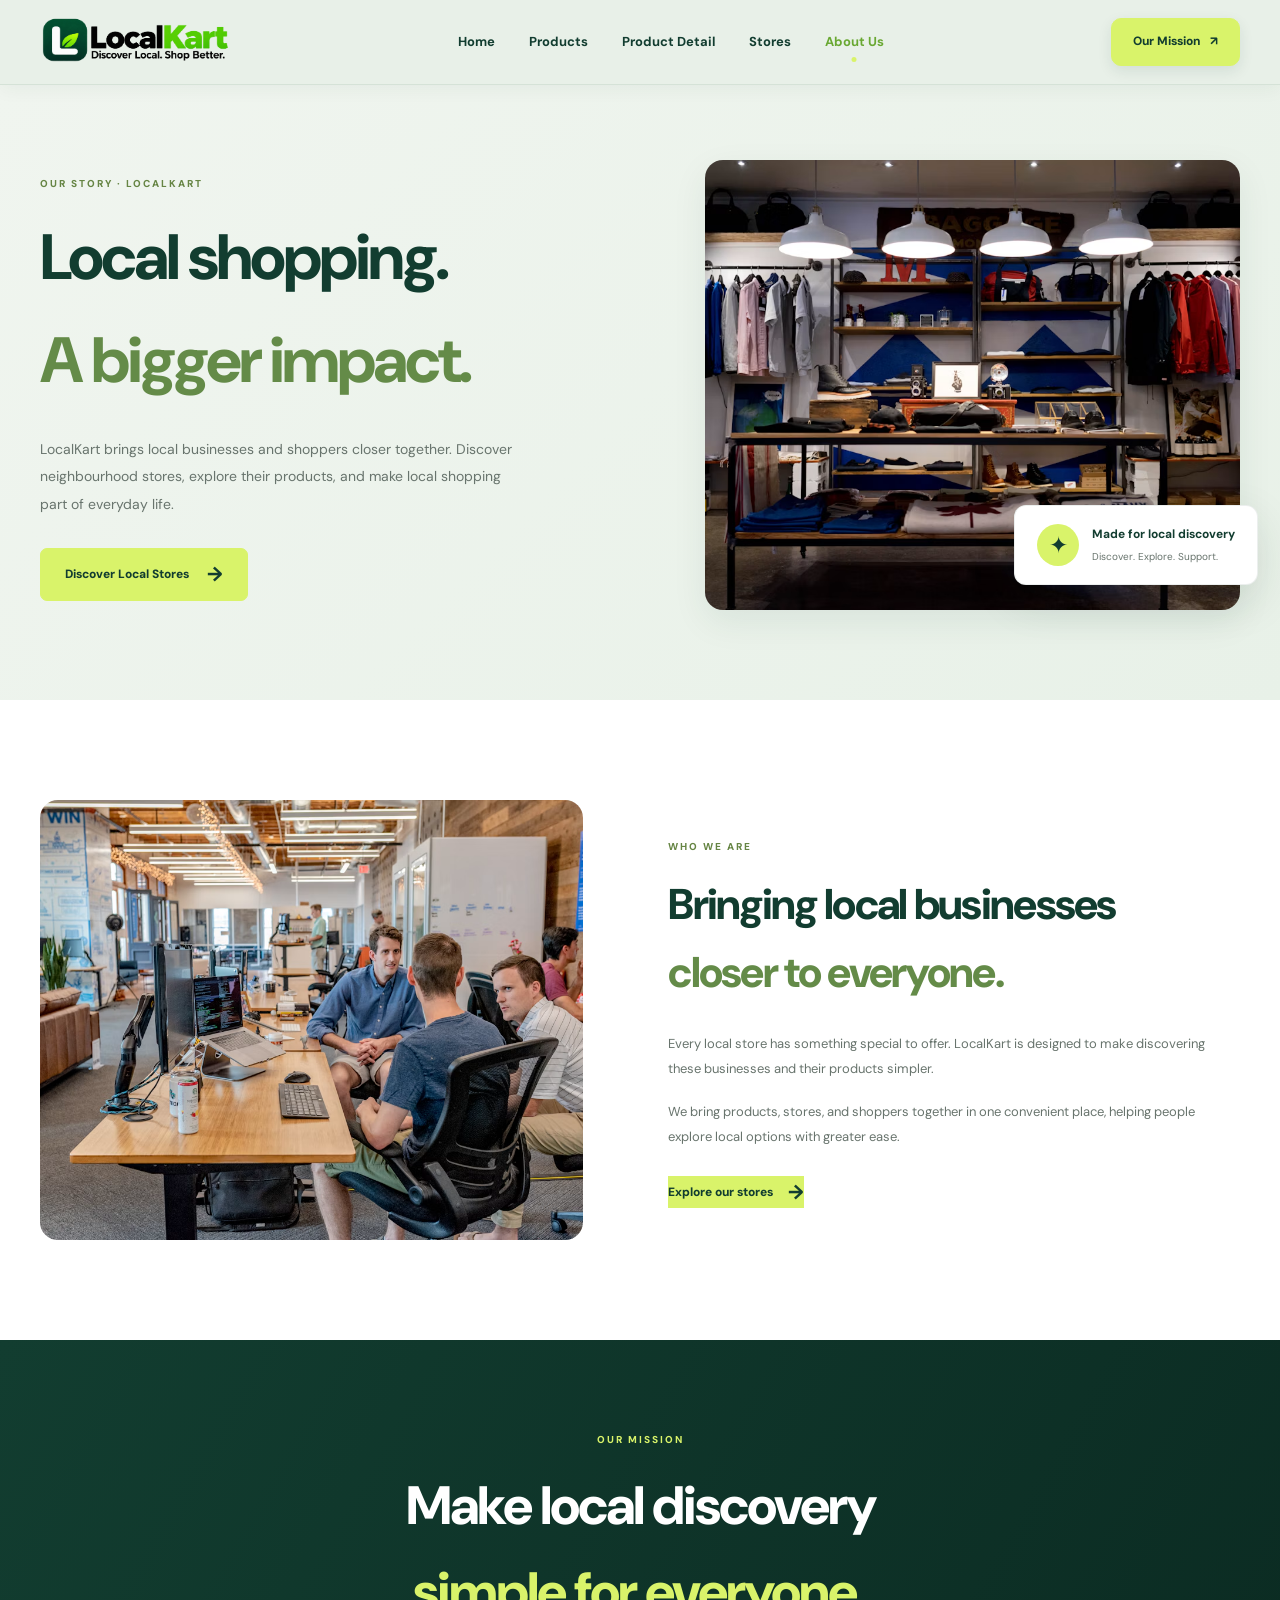
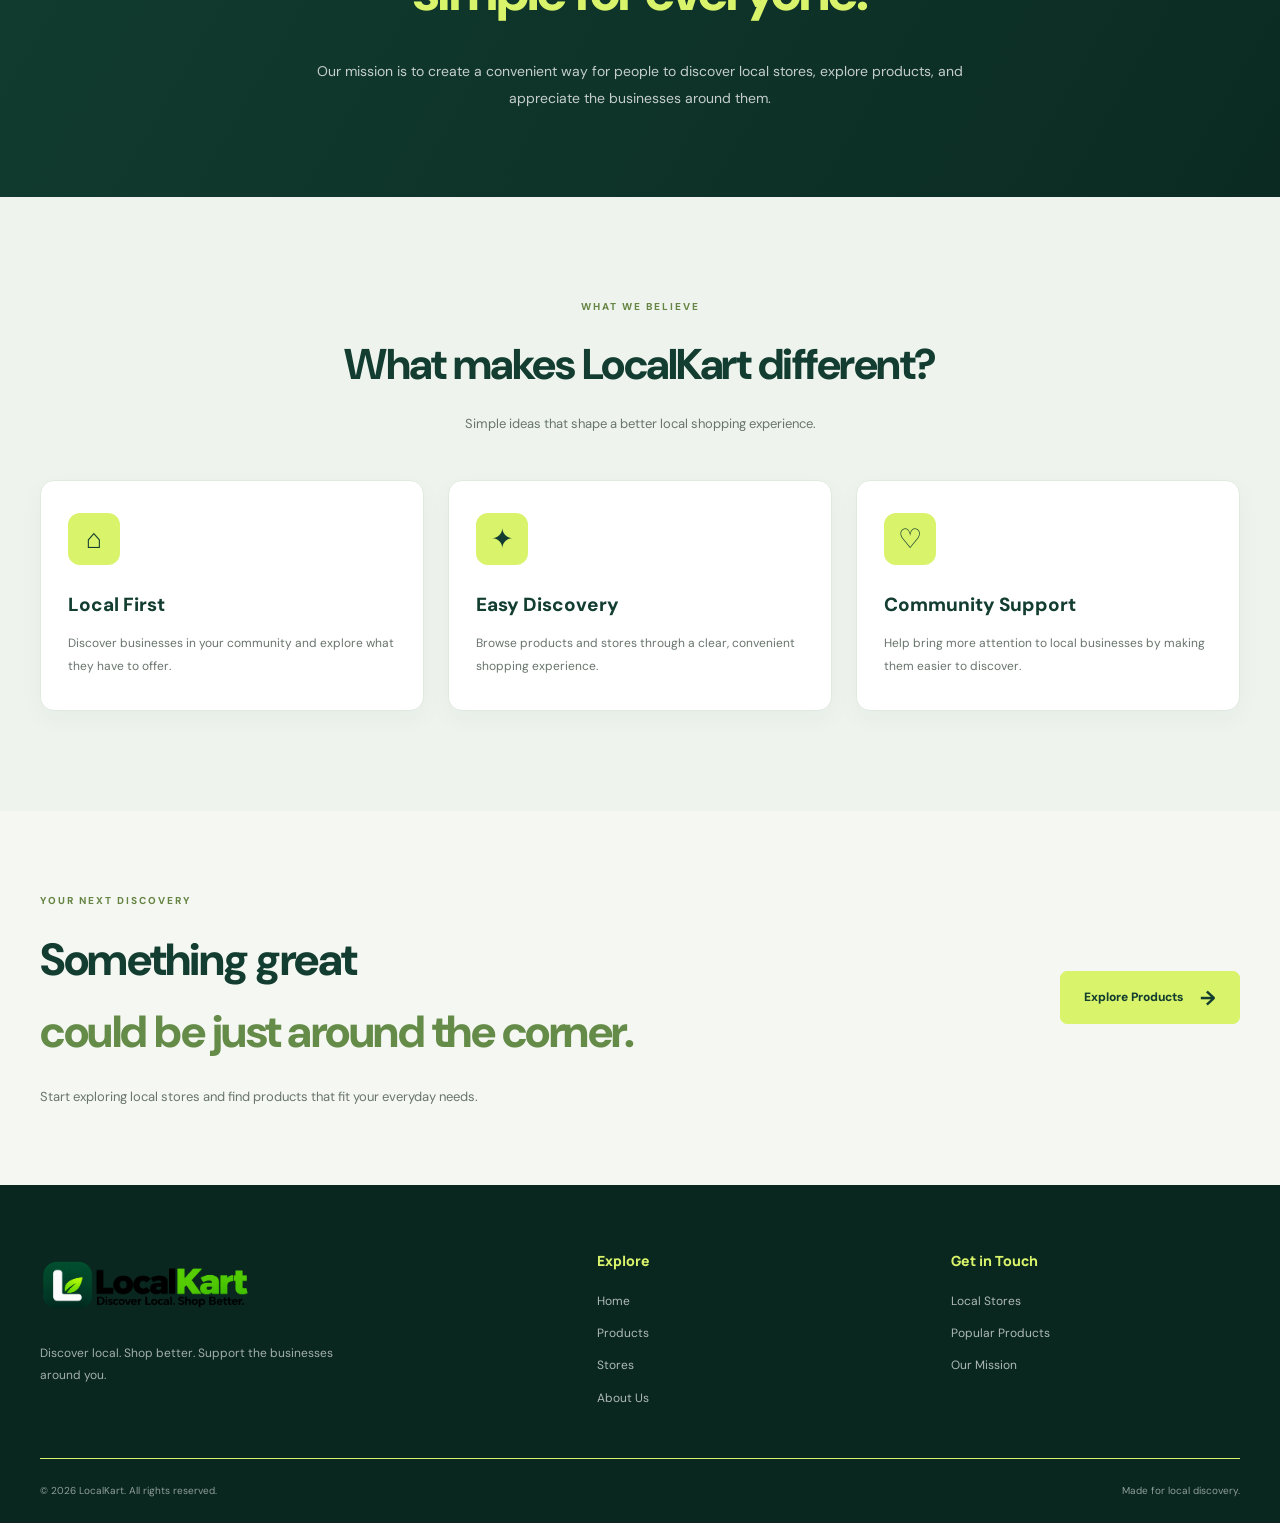
<file: about.html>
<!DOCTYPE html>
<html lang="en">

<head>
    <meta charset="UTF-8">
    <meta name="viewport" content="width=device-width, initial-scale=1.0">

    <meta name="theme-color" content="#e8f0e8">
    <meta name="description"
        content="Learn about LocalKart and our mission to help people discover local businesses.">

    <title>About Us | LocalKart</title>

    <link rel="stylesheet" href="./css/style.css">
    <link rel="stylesheet" href="./css/about.css">

    <link rel="preconnect" href="https://fonts.googleapis.com">
    <link rel="preconnect" href="https://fonts.gstatic.com" crossorigin>

    <link
        href="https://fonts.googleapis.com/css2?family=DM+Sans:wght@400;500;600;700&family=Manrope:wght@400;500;600;700;800&display=swap"
        rel="stylesheet">
</head>

<body class="about-page">

    <!-- HEADER -->
    <header class="site-header">

        <div class="container header-inner">

            <a href="./index.html" class="brand" aria-label="LocalKart Home">
                <img src="./image/logo.png" alt="LocalKart" class="logo-img">
            </a>

            <input type="checkbox" id="menu-toggle" class="menu-check">

            <label for="menu-toggle" class="menu-toggle" aria-label="Toggle navigation menu">
                <span></span>
                <span></span>
                <span></span>
            </label>

            <nav class="nav-links" id="main-navigation" aria-label="Main navigation">
                <a href="./index.html">Home</a>
                <a href="./products.html">Products</a>
                <a href="./product-details.html">Product Detail</a>
                <a href="./stores.html">Stores</a>
                <a href="./about.html" class="active">About Us</a>
            </nav>

            <a href="./about.html#mission" class="nav-cta">
                Our Mission <span aria-hidden="true">↗</span>
            </a>

        </div>

    </header>


    <!-- MAIN CONTENT -->
    <main>

        <!-- ABOUT HERO -->
        <section class="about-hero">

            <div class="container about-hero-grid">

                <div class="about-hero-content">

                    <span class="section-eyebrow">
                        OUR STORY · LOCALKART
                    </span>

                    <h1>
                        Local shopping.
                        <span>A bigger impact.</span>
                    </h1>

                    <p>
                        LocalKart brings local businesses and shoppers
                        closer together. Discover neighbourhood stores,
                        explore their products, and make local shopping
                        part of everyday life.
                    </p>

                    <a href="./stores.html" class="about-primary-btn">
                        Discover Local Stores
                        <span>→</span>
                    </a>

                </div>

                <div class="about-hero-visual">

                    <img
                        src="./image/about.png"
                        alt="A welcoming modern retail store"
                        class="about-hero-image">

                    <div class="about-image-label">

                        <span class="about-label-icon">✦</span>

                        <div>
                            <strong>Made for local discovery</strong>
                            <small>Discover. Explore. Support.</small>
                        </div>

                    </div>

                </div>

            </div>

        </section>


        <!-- OUR STORY -->
        <section class="about-story">

            <div class="container about-story-grid">

                <div class="about-story-visual">

                    <img
                        src="./image/about2.png"
                        alt="People working together on a business"
                        loading="lazy">

                </div>

                <div class="about-story-content">

                    <span class="section-eyebrow">WHO WE ARE</span>

                    <h2>
                        Bringing local businesses
                        <span>closer to everyone.</span>
                    </h2>

                    <p>
                        Every local store has something special to offer.
                        LocalKart is designed to make discovering these
                        businesses and their products simpler.
                    </p>

                    <p>
                        We bring products, stores, and shoppers together
                        in one convenient place, helping people explore
                        local options with greater ease.
                    </p>

                    <a href="./stores.html" class="about-text-link">
                        Explore our stores <span>→</span>
                    </a>

                </div>

            </div>

        </section>


        <!-- OUR MISSION -->
        <section class="about-mission" id="mission">

            <div class="container about-mission-inner">

                <span class="section-eyebrow">OUR MISSION</span>

                <h2>
                    Make local discovery
                    <span>simple for everyone.</span>
                </h2>

                <p>
                    Our mission is to create a convenient way for people
                    to discover local stores, explore products, and
                    appreciate the businesses around them.
                </p>

            </div>

        </section>


        <!-- OUR VALUES -->
        <section class="about-values">

            <div class="container">

                <div class="about-section-heading">

                    <span class="section-eyebrow">WHAT WE BELIEVE</span>

                    <h2>What makes LocalKart different?</h2>

                    <p>
                        Simple ideas that shape a better local shopping
                        experience.
                    </p>

                </div>

                <div class="about-values-grid">

                    <article class="about-value-card">

                        <span class="value-icon">⌂</span>

                        <h3>Local First</h3>

                        <p>
                            Discover businesses in your community and
                            explore what they have to offer.
                        </p>

                    </article>

                    <article class="about-value-card">

                        <span class="value-icon">✦</span>

                        <h3>Easy Discovery</h3>

                        <p>
                            Browse products and stores through a clear,
                            convenient shopping experience.
                        </p>

                    </article>

                    <article class="about-value-card">

                        <span class="value-icon">♡</span>

                        <h3>Community Support</h3>

                        <p>
                            Help bring more attention to local businesses
                            by making them easier to discover.
                        </p>

                    </article>

                </div>

            </div>

        </section>


        <!-- EXPLORE CTA -->
        <section class="about-cta">

            <div class="container about-cta-inner">

                <div>

                    <span class="section-eyebrow">YOUR NEXT DISCOVERY</span>

                    <h2>
                        Something great
                        <span>could be just around the corner.</span>
                    </h2>

                    <p>
                        Start exploring local stores and find products
                        that fit your everyday needs.
                    </p>

                </div>

                <a href="./products.html" class="about-cta-button">
                    Explore Products <span>→</span>
                </a>

            </div>

        </section>

    </main>


    <!-- FOOTER -->
    <footer class="site-footer">

        <div class="container">

            <div class="footer-main">

                <div class="footer-brand">

                    <a href="./index.html" class="brand" aria-label="LocalKart Home">

                        <img
                            src="./image/logo.png"
                            alt="LocalKart"
                            class="footer-logo">

                    </a>

                    <p>
                        Discover local. Shop better.
                        Support the businesses around you.
                    </p>

                </div>


                <div class="footer-links">

                    <h3>Explore</h3>

                    <a href="./index.html">Home</a>
                    <a href="./products.html">Products</a>
                    <a href="./stores.html">Stores</a>
                    <a href="./about.html">About Us</a>

                </div>


                <div class="footer-links">

                    <h3>Get in Touch</h3>

                    <a href="./stores.html">Local Stores</a>
                    <a href="./products.html">Popular Products</a>
                    <a href="./about.html#mission">Our Mission</a>

                </div>

            </div>


            <div class="footer-bottom">

                <p>© 2026 LocalKart. All rights reserved.</p>

                <p>Made for local discovery.</p>

            </div>

        </div>

    </footer>

</body>
</html>
</file>
<file: css/style.css>
/* =========================================
   LOCALKART — HOME PAGE STYLESHEET
   Clean, Professional & Responsive
========================================= */

/* 1. DESIGN SYSTEM */
:root {
  --primary: #123d30;
  --primary-dark: #0b2b22;
  --primary-light: #eaf2ed;
  --accent: #d9f36a;

  --text: #17231e;
  --text-light: #68746d;
  --white: #ffffff;
  --background: #f8faf7;
  --border: #e6ebe6;

  --font-body: "DM Sans", sans-serif;
  --font-heading: "Manrope", sans-serif;

  --container: 1200px;
  --radius: 18px;
  --shadow: 0 12px 35px rgba(18, 61, 48, 0.08);
}

/* 2. RESET & GLOBAL */
* {
  margin: 0;
  padding: 0;
  box-sizing: border-box;
}

html {
  scroll-behavior: smooth;
}

body {
  font-family: var(--font-body);
  color: var(--text);
  background: #f5f7f2;
  line-height: 1.6;
  overflow-x: hidden;
}

img {
  display: block;
  max-width: 100%;
}

a {
  color: inherit;
  text-decoration: none;
}

button,
input {
  font: inherit;
}

button,
a {
  -webkit-tap-highlight-color: transparent;
}

.container {
  width: min(var(--container), calc(100% - 48px));
  margin-inline: auto;
}

.section-padding {
  padding: 95px 0;
}

.visually-hidden {
  position: absolute;
  width: 1px;
  height: 1px;
  padding: 0;
  margin: -1px;
  overflow: hidden;
  clip: rect(0, 0, 0, 0);
  white-space: nowrap;
  border: 0;
}

/* 3. BUTTONS & COMMON ELEMENTS */
.button {
  display: inline-flex;
  align-items: center;
  justify-content: center;
  gap: 9px;
  border: none;
  border-radius: 9px;
  background: var(--primary);
  color: var(--white);
  font-weight: 700;
  padding: 13px 22px;
  cursor: pointer;
  transition: 0.25s ease;
}

.button:hover {
  background: var(--primary-dark);
  transform: translateY(-2px);
}

.eyebrow {
  display: inline-flex;
  align-items: center;
  gap: 8px;
  color: var(--primary);
  font-size: 11px;
  font-weight: 800;
  letter-spacing: 1.5px;
  line-height: 1.5;
}

.section-heading {
  display: flex;
  align-items: flex-end;
  justify-content: space-between;
  gap: 25px;
  margin-bottom: 35px;
}

.section-heading h2 {
  margin-top: 10px;
  font-family: var(--font-heading);
  font-size: clamp(27px, 3vw, 38px);
  font-weight: 800;
  letter-spacing: -1.3px;
  line-height: 1.2;
}

.section-heading p {
  margin-top: 9px;
  color: var(--text-light);
  font-size: 14px;
}

.text-link {
  display: inline-flex;
  align-items: center;
  gap: 8px;
  flex-shrink: 0;
  color: var(--primary);
  font-size: 13px;
  font-weight: 700;
  transition: 0.2s ease;
}

.text-link:hover {
  gap: 13px;
  color: #39775e;
}

/* 4. HEADER */
.site-header {
  position: sticky;
  top: 0;
  z-index: 1000;
  width: 100%;
  background: rgba(232, 240, 232, 0.96);
  border-bottom: 1px solid #d5e2d7;
  box-shadow: 0 4px 18px rgba(18, 61, 48, 0.05);
  backdrop-filter: blur(14px);
}

.header-inner {
  min-height: 84px;
  display: flex;
  align-items: center;
  justify-content: space-between;
  gap: 25px;
}

.brand {
  display: flex;
  align-items: center;
  flex-shrink: 0;
}

.logo-img {
  width: 190px;
  height: 65px;
  object-fit: contain;
  object-position: left center;
}

.nav-links {
  display: flex;
  align-items: center;
  justify-content: center;
  gap: 34px;
}

.nav-links a {
  position: relative;
  color: #123d30;
  font-size: 13px;
  font-weight: 700;
  transition: 0.2s ease;
}

.nav-links a:hover,
.nav-links a.active {
  color: #69a832;
}

.nav-links a.active::after {
  position: absolute;
  content: "";
  width: 5px;
  height: 5px;
  left: 50%;
  bottom: -10px;
  border-radius: 50%;
  background: var(--accent);
  transform: translateX(-50%);
}

.nav-cta {
  display: inline-flex;
  align-items: center;
  justify-content: center;
  gap: 9px;
  padding: 13px 21px;
  border: 1px solid #d9f36a;
  border-radius: 10px;
  background: #d9f36a;
  color: #123d30;
  font-size: 12px;
  font-weight: 800;
  box-shadow: 0 5px 14px rgba(18, 61, 48, 0.10);
  transition: all 0.3s ease;
  flex-shrink: 0;
}

.nav-cta:hover {
  background: #123d30;
  color: #ffffff;
  border-color: #123d30;
  transform: translateY(-2px);
}

.nav-cta:hover span {
  color: #d9f36a;
}

/* HAMBURGER — DESKTOP HIDDEN */
.menu-check {
  display: none;
}

.menu-toggle {
  display: none;
}

/* 5. HERO SECTION */
.hero-section {
  position: relative;
  padding: 75px 0 90px;
  background: linear-gradient(
    135deg,
    #f0f5ef 0%,
    #e8f1e8 100%
  );
  overflow: hidden;
}

.hero-grid {
  display: grid;
  grid-template-columns: 1fr 0.92fr;
  align-items: center;
  gap: 65px;
}

.hero-content {
  max-width: 570px;
}

.hero-content .eyebrow {
  padding: 9px 13px;
  border-radius: 30px;
  background: #edf4e9;
}

.hero-content h1 {
  margin-top: 23px;
  font-family: var(--font-heading);
  font-size: clamp(45px, 5.5vw, 68px);
  font-weight: 800;
  letter-spacing: -3.5px;
  line-height: 1.12;
  color: #17231f;
}

.hero-content h1 span {
  color: #104536;
}

.hero-description {
  max-width: 490px;
  margin-top: 22px;
  color: #687a72;
  font-size: 15px;
  line-height: 1.85;
}

.hero-search {
  display: flex;
  align-items: center;
  gap: 12px;
  width: 100%;
  max-width: 510px;
  min-height: 65px;
  margin-top: 30px;
  padding: 7px 8px 7px 17px;
  background: var(--white);
  border: 1px solid #dce7dc;
  border-radius: 12px;
  box-shadow: 0 12px 35px rgba(18, 61, 48, 0.08);
}

.hero-search:focus-within {
  border-color: #91aa83;
  box-shadow: 0 0 0 4px rgba(145, 170, 131, 0.13);
}

.search-icon {
  color: var(--primary);
  font-size: 25px;
  line-height: 1;
}

.hero-search input {
  width: 100%;
  min-width: 0;
  border: none;
  outline: none;
  background: transparent;
  color: var(--text);
  font-size: 13px;
}

.hero-search input::placeholder {
  color: #929b95;
}

.search-button {
  min-width: 95px;
  padding: 12px 17px;
  font-size: 12px;
}

.hero-trust {
  display: flex;
  align-items: center;
  flex-wrap: wrap;
  gap: 9px;
  margin-top: 22px;
  color: #66736b;
  font-size: 12px;
  font-weight: 600;
}

.hero-trust > span:first-child {
  display: inline-grid;
  place-items: center;
  width: 19px;
  height: 19px;
  border-radius: 50%;
  background: var(--accent);
  color: var(--primary);
  font-size: 11px;
}

.trust-divider {
  color: #b4bdb5;
}

.hero-visual {
  position: relative;
  min-width: 0;
}

.hero-image {
  width: 100%;
  height: 460px;
  object-fit: cover;
  border-radius: 190px 190px 18px 18px;
  box-shadow: var(--shadow);
}

.hero-image-note {
  position: absolute;
  left: -35px;
  bottom: 35px;
  display: flex;
  align-items: center;
  gap: 13px;
  padding: 16px 20px;
  border: 1px solid rgba(230, 235, 230, 0.8);
  border-radius: 12px;
  background: var(--white);
  box-shadow: 0 12px 35px rgba(18, 61, 48, 0.12);
}

.note-icon {
  display: grid;
  place-items: center;
  width: 38px;
  height: 38px;
  border-radius: 10px;
  background: var(--accent);
  color: var(--primary);
  font-size: 19px;
}

.hero-image-note div {
  display: flex;
  flex-direction: column;
  gap: 2px;
}

.hero-image-note strong {
  color: var(--primary);
  font-size: 13px;
}

.hero-image-note div span {
  color: var(--text-light);
  font-size: 11px;
}

/* 6. CATEGORIES */
.categories-section {
  background: #ffffff;
}

.category-grid {
  display: grid;
  grid-template-columns: repeat(4, minmax(0, 1fr));
  gap: 18px;
}

.category-card {
  position: relative;
  min-height: 190px;
  padding: 24px 20px;
  border: 1px solid var(--border);
  border-radius: 15px;
  background: var(--white);
  box-shadow: 0 5px 18px rgba(18, 61, 48, 0.025);
  transition: 0.25s ease;
}

.category-card:hover {
  transform: translateY(-6px);
  border-color: #b9cfb9;
  box-shadow: 0 16px 35px rgba(18, 61, 48, 0.09);
}

.category-icon {
  display: grid;
  place-items: center;
  width: 48px;
  height: 48px;
  margin-bottom: 20px;
  border-radius: 13px;
  font-size: 23px;
}

.fashion-icon {
  background: #f7e9e6;
  color: #a75d4c;
}

.home-icon {
  background: #e8f0e7;
  color: #477455;
}

.accessories-icon {
  background: #f2eafa;
  color: #8962a5;
}

.daily-icon {
  background: #f8f1dc;
  color: #a17b2b;
}

.category-card h3 {
  font-family: var(--font-heading);
  font-size: 16px;
  font-weight: 800;
}

.category-card p {
  margin-top: 5px;
  padding-right: 12px;
  color: var(--text-light);
  font-size: 11px;
}

.category-arrow {
  position: absolute;
  top: 22px;
  right: 19px;
  color: #9aa69d;
  font-size: 17px;
  transition: 0.2s ease;
}

.category-card:hover .category-arrow {
  color: var(--primary);
  transform: translate(3px, -3px);
}

/* 7. FEATURED STORES */
.stores-section {
  background: #f5f7f2;
}

.featured-store-grid {
  display: grid;
  grid-template-columns: repeat(3, minmax(0, 1fr));
  gap: 23px;
}

.featured-store-card {
  min-width: 0;
  overflow: hidden;
  border: 1px solid var(--border);
  border-radius: 16px;
  background: var(--white);
  box-shadow: 0 5px 20px rgba(18, 61, 48, 0.035);
  transition: 0.25s ease;
}

.featured-store-card:hover {
  transform: translateY(-5px);
  box-shadow: 0 16px 35px rgba(18, 61, 48, 0.10);
}

.store-image-link {
  position: relative;
  display: block;
  height: 225px;
  overflow: hidden;
}

.store-image-link img {
  width: 100%;
  height: 100%;
  object-fit: cover;
  transition: transform 0.5s ease;
}

.featured-store-card:hover .store-image-link img {
  transform: scale(1.06);
}

.store-tag {
  position: absolute;
  left: 15px;
  bottom: 15px;
  padding: 7px 11px;
  border-radius: 5px;
  background: var(--accent);
  color: var(--primary-dark);
  font-size: 9px;
  font-weight: 800;
  letter-spacing: 1px;
}

.featured-store-info {
  display: flex;
  align-items: center;
  justify-content: space-between;
  gap: 12px;
  padding: 19px;
}

.featured-store-info h3 {
  font-family: var(--font-heading);
  font-size: 16px;
  font-weight: 800;
}

.featured-store-info p {
  margin-top: 5px;
  color: var(--text-light);
  font-size: 11px;
}

.round-arrow {
  display: grid;
  place-items: center;
  flex-shrink: 0;
  width: 39px;
  height: 39px;
  border: 1px solid var(--border);
  border-radius: 50%;
  color: var(--primary);
  font-size: 17px;
  transition: 0.25s ease;
}

.round-arrow:hover {
  background: var(--primary);
  color: var(--white);
  border-color: var(--primary);
}

/* 8. POPULAR PRODUCTS */
.products-section {
  background: #eef4ed;
}

.popular-product-grid {
  display: grid;
  grid-template-columns: repeat(4, minmax(0, 1fr));
  gap: 20px;
}

.product-card {
  min-width: 0;
  overflow: hidden;
  border: 1px solid var(--border);
  border-radius: 14px;
  background: var(--white);
  box-shadow: 0 5px 18px rgba(18, 61, 48, 0.035);
  transition: 0.25s ease;
}

.product-card:hover {
  transform: translateY(-5px);
  box-shadow: 0 16px 35px rgba(18, 61, 48, 0.10);
}

.product-image-link {
  position: relative;
  display: block;
  height: 225px;
  overflow: hidden;
  background: #f3f5f2;
}

.product-image-link img {
  width: 100%;
  height: 100%;
  object-fit: cover;
  transition: transform 0.5s ease;
}

.product-card:hover .product-image-link img {
  transform: scale(1.06);
}

.discount-badge {
  position: absolute;
  top: 13px;
  left: 13px;
  padding: 6px 9px;
  border-radius: 5px;
  background: var(--accent);
  color: var(--primary-dark);
  font-size: 9px;
  font-weight: 800;
}

.product-card-info {
  padding: 17px;
}

.product-category {
  color: #6c8c76;
  font-size: 9px;
  font-weight: 800;
  letter-spacing: 1px;
}

.product-card-info h3 {
  min-height: 44px;
  margin-top: 7px;
  font-family: var(--font-heading);
  font-size: 14px;
  font-weight: 800;
  line-height: 1.5;
}

.product-card-info h3 a:hover {
  color: #477455;
}

.product-store {
  margin-top: 5px;
  color: var(--text-light);
  font-size: 10px;
}

.product-price-row {
  display: flex;
  align-items: center;
  justify-content: space-between;
  gap: 8px;
  margin-top: 16px;
  padding-top: 13px;
  border-top: 1px solid var(--border);
}

.product-price {
  display: flex;
  align-items: center;
  flex-wrap: wrap;
  gap: 7px;
}

.product-price strong {
  color: var(--primary);
  font-size: 15px;
  font-weight: 800;
}

.product-price del {
  color: #9ca69e;
  font-size: 10px;
}

.product-view-link {
  flex-shrink: 0;
  color: var(--primary);
  font-size: 11px;
  font-weight: 800;
}

.product-view-link:hover {
  text-decoration: underline;
}

/* 9. LOCAL BUSINESS CTA */
.business-cta-section {
  padding-top: 45px;
  padding-bottom: 100px;
  background: #f5f7f2;
}

.business-cta {
  position: relative;
  display: flex;
  align-items: center;
  justify-content: space-between;
  min-height: 350px;
  padding: 55px 65px;
  overflow: hidden;
  border-radius: 22px;
  background: linear-gradient(120deg, #123d30 0%, #0b2b22 100%);
  color: var(--white);
  box-shadow: 0 18px 45px rgba(18, 61, 48, 0.12);
}

.business-cta-content {
  position: relative;
  z-index: 2;
  max-width: 590px;
}

.business-cta .eyebrow {
  color: var(--accent);
}

.business-cta h2 {
  margin-top: 15px;
  font-family: var(--font-heading);
  font-size: clamp(30px, 4vw, 43px);
  font-weight: 800;
  letter-spacing: -1.5px;
  line-height: 1.2;
}

.business-cta h2 span {
  color: var(--accent);
}

.business-cta-content p {
  max-width: 490px;
  margin-top: 15px;
  color: rgba(255, 255, 255, 0.75);
  font-size: 13px;
  line-height: 1.8;
}

.business-cta-button {
  display: none !important;
}

.business-cta-decoration {
  position: absolute;
  top: 0;
  right: 0;
  width: 42%;
  height: 100%;
  pointer-events: none;
}

.decoration-circle {
  position: absolute;
  display: block;
  border: 1px solid rgba(217, 243, 106, 0.22);
  border-radius: 50%;
}

.circle-one {
  width: 330px;
  height: 330px;
  top: 15px;
  right: 20px;
}

.circle-two {
  width: 230px;
  height: 230px;
  top: 65px;
  right: 70px;
  background: rgba(217, 243, 106, 0.06);
}

.decoration-star {
  position: absolute;
  top: 60px;
  right: 105px;
  color: var(--accent);
  font-size: 55px;
}

.decoration-label {
  position: absolute;
  right: 110px;
  bottom: 65px;
  color: var(--accent);
  font-family: var(--font-heading);
  font-size: 26px;
  font-weight: 800;
  line-height: 1.1;
  letter-spacing: 2px;
  transform: rotate(-8deg);
}

/* 10. FOOTER */
.site-footer {
  padding-top: 65px;
  background: #09271f;
  color: var(--white);
}

.footer-main {
  display: grid;
  grid-template-columns: 1.7fr 1fr 1fr;
  gap: 65px;
  padding-bottom: 50px;
}

.footer-brand {
  max-width: 370px;
}

.footer-logo {
  width: 210px;
  height: 75px;
  object-fit: contain;
  object-position: left center;
}

.footer-brand p {
  max-width: 330px;
  margin-top: 17px;
  color: rgba(255, 255, 255, 0.63);
  font-size: 12px;
  line-height: 1.9;
}

.footer-links {
  display: flex;
  flex-direction: column;
  align-items: flex-start;
  gap: 13px;
}

.footer-links h3 {
  margin-bottom: 7px;
  color: var(--accent);
  font-family: var(--font-heading);
  font-size: 14px;
  font-weight: 800;
}

.footer-links a {
  color: rgba(255, 255, 255, 0.68);
  font-size: 12px;
  transition: 0.2s ease;
}

.footer-links a:hover {
  color: var(--accent);
  transform: translateX(3px);
}

.footer-bottom {
  display: flex;
  align-items: center;
  justify-content: space-between;
  gap: 20px;
  min-height: 65px;
  border-top: 1px solid rgba(255, 255, 255, 0.13);
}

.footer-bottom p {
  color: rgba(255, 255, 255, 0.55);
  font-size: 10px;
}

/* =========================================
   RESPONSIVE DESIGN
========================================= */

/* TABLET */
@media (max-width: 1000px) {
  .header-inner {
    gap: 14px;
  }

  .logo-img {
    width: 155px;
  }

  .nav-links {
    gap: 16px;
  }

  .nav-links a {
    font-size: 12px;
  }

  .nav-cta {
    padding: 11px 14px;
  }

  .hero-grid {
    gap: 35px;
  }

  .hero-image {
    height: 390px;
  }

  .category-grid {
    grid-template-columns: repeat(2, minmax(0, 1fr));
  }

  .popular-product-grid {
    grid-template-columns: repeat(2, minmax(0, 1fr));
  }

  .product-image-link {
    height: 250px;
  }

  .footer-main {
    gap: 35px;
  }
}

/* =========================================
   MOBILE HEADER & NAVIGATION
   CSS ONLY — NO JAVASCRIPT
========================================= */

@media (max-width: 760px) {

  .section-padding {
    padding: 70px 0;
  }

  /* HEADER LAYOUT */

  .header-inner {
    position: relative;
    display: flex;
    flex-wrap: nowrap;
    align-items: center;
    justify-content: space-between;
    gap: 10px;
    min-height: 68px;
    padding-top: 5px;
    padding-bottom: 5px;
  }

  /* LOGO — LEFT */

  .brand {
    order: 1;
    display: flex;
    align-items: center;
    flex-shrink: 0;
    margin-right: auto;
  }

  .logo-img {
    width: 145px;
    height: 52px;
    object-fit: contain;
    object-position: left center;
  }

  /* HIDDEN CHECKBOX */

  .menu-check {
    display: block;
    position: absolute;
    width: 1px;
    height: 1px;
    opacity: 0;
    overflow: hidden;
    pointer-events: none;
  }

  /* HAMBURGER — RIGHT */

  .menu-toggle {
    order: 2;
    display: flex;
    flex-shrink: 0;
    flex-direction: column;
    align-items: center;
    justify-content: center;
    gap: 5px;

    width: 42px;
    height: 42px;

    margin-left: auto;
    margin-right: 2px;
    margin-top: 7px;

    padding: 9px;

    border: 1px solid #d5e2d7;
    border-radius: 9px;

    background: #ffffff;
    box-shadow: 0 4px 12px rgba(18, 61, 48, 0.08);

    cursor: pointer;
    z-index: 1002;
  }

  .menu-toggle span {
    display: block;
    width: 21px;
    height: 2.5px;
    border-radius: 5px;
    background: #123d30;
    transition: 0.3s ease;
  }

  .menu-toggle:hover {
    background: #edf3e8;
  }

  /* HAMBURGER TO CROSS */

  .menu-check:checked + .menu-toggle span:first-child {
    transform: translateY(7.5px) rotate(45deg);
  }

  .menu-check:checked + .menu-toggle span:nth-child(2) {
    opacity: 0;
  }

  .menu-check:checked + .menu-toggle span:last-child {
    transform: translateY(-7.5px) rotate(-45deg);
  }

  /* HIDE CONTACT BUTTON */

  .nav-cta {
    display: none;
  }

  /* NAVIGATION DROPDOWN */

  .nav-links {
    display: none;
    position: absolute;
    top: calc(100% + 5px);
    left: 0;
    right: 0;
    z-index: 1001;

    flex-direction: column;
    align-items: stretch;
    justify-content: flex-start;
    gap: 0;

    margin: 0;
    padding: 9px;

    border: 1px solid #dce7dc;
    border-radius: 12px;

    background: #ffffff;
    box-shadow: 0 12px 28px rgba(18, 61, 48, 0.12);
  }

  .menu-check:checked ~ .nav-links {
    display: flex;
  }

  .nav-links a {
    display: block;
    width: 100%;
    padding: 13px 12px;

    border-bottom: 1px solid #edf1ed;

    color: #123d30;
    font-size: 13px;
    font-weight: 700;
  }

  .nav-links a:last-child {
    border-bottom: none;
  }

  .nav-links a.active {
    color: #69a832;
  }

  .nav-links a.active::after {
    display: none;
  }

  .nav-links a:hover {
    padding-left: 17px;
    background: #edf3e8;
    color: #69a832;
  }

  .menu-check:focus-visible + .menu-toggle {
    outline: 2px solid #78914d;
    outline-offset: 3px;
  }

  /* HERO */

  .hero-section {
    padding: 55px 0 70px;
  }

  .hero-grid {
    grid-template-columns: 1fr;
    gap: 45px;
  }

  .hero-content {
    max-width: 100%;
  }

  .hero-content h1 {
    font-size: clamp(42px, 9vw, 58px);
    letter-spacing: -2px;
  }

  .hero-description {
    max-width: 550px;
  }

  .hero-visual {
    width: min(100%, 540px);
    margin-inline: auto;
  }

  .hero-image {
    height: 390px;
    border-radius: 150px 150px 18px 18px;
  }

  .hero-image-note {
    left: 12px;
  }

  /* FEATURED STORES */

  .featured-store-grid {
    grid-template-columns: repeat(2, minmax(0, 1fr));
  }

  .store-image-link {
    height: 190px;
  }

  /* BUSINESS CTA */

  .business-cta {
    padding: 45px 35px;
  }

  .business-cta-decoration {
    opacity: 0.45;
  }

  /* FOOTER */

  .footer-main {
    grid-template-columns: 1.4fr 1fr;
    gap: 35px;
  }

  .footer-brand {
    grid-column: 1 / -1;
  }
}

/* MOBILE — SMALL SCREENS */
@media (max-width: 520px) {

  .container {
    width: calc(100% - 32px);
  }

  .section-padding {
    padding: 58px 0;
  }

  .section-heading {
    align-items: flex-start;
    flex-direction: column;
    gap: 13px;
    margin-bottom: 25px;
  }

  .section-heading h2 {
    font-size: 27px;
  }

  .section-heading p {
    font-size: 12px;
  }

  .text-link {
    font-size: 12px;
  }

  /* HERO */

  .hero-section {
    padding: 45px 0 55px;
  }

  .hero-content h1 {
    margin-top: 18px;
    font-size: 43px;
    letter-spacing: -2px;
  }

  .hero-description {
    margin-top: 16px;
    font-size: 13px;
  }

  .hero-search {
    min-height: 58px;
    gap: 8px;
    padding-left: 12px;
  }

  .hero-search input {
    font-size: 11px;
  }

  .search-button {
    min-width: auto;
    padding: 11px 13px;
    font-size: 11px;
  }

  .hero-trust {
    font-size: 10px;
  }

  .hero-image {
    height: 310px;
    border-radius: 120px 120px 15px 15px;
  }

  .hero-image-note {
    bottom: 18px;
    gap: 9px;
    padding: 11px 13px;
  }

  .note-icon {
    width: 32px;
    height: 32px;
    font-size: 16px;
  }

  .hero-image-note strong {
    font-size: 11px;
  }

  .hero-image-note div span {
    font-size: 9px;
  }

  /* CATEGORIES */

  .category-grid {
    grid-template-columns: repeat(2, minmax(0, 1fr));
    gap: 12px;
  }

  .category-card {
    min-height: 160px;
    padding: 17px 13px;
  }

  .category-icon {
    width: 40px;
    height: 40px;
    margin-bottom: 14px;
    font-size: 19px;
  }

  .category-card h3 {
    font-size: 13px;
  }

  .category-card p {
    font-size: 10px;
  }

  .category-arrow {
    top: 15px;
    right: 13px;
    font-size: 14px;
  }

  /* FEATURED STORES */

  .featured-store-grid {
    grid-template-columns: 1fr;
    gap: 17px;
  }

  .store-image-link {
    height: 220px;
  }

  .featured-store-info {
    padding: 15px;
  }

  .featured-store-info h3 {
    font-size: 15px;
  }

  /* PRODUCTS */

  .popular-product-grid {
    grid-template-columns: repeat(2, minmax(0, 1fr));
    gap: 12px;
  }

  .product-image-link {
    height: 175px;
  }

  .product-card-info {
    padding: 12px;
  }

  .product-card-info h3 {
    min-height: 48px;
    font-size: 12px;
  }

  .product-price-row {
    align-items: flex-start;
    flex-direction: column;
    gap: 8px;
    margin-top: 12px;
  }

  .product-price strong {
    font-size: 13px;
  }

  .product-view-link {
    font-size: 10px;
  }

  .discount-badge {
    top: 9px;
    left: 9px;
    padding: 5px 7px;
    font-size: 8px;
  }

  /* BUSINESS CTA */

  .business-cta-section {
    padding-top: 25px;
    padding-bottom: 65px;
  }

  .business-cta {
    min-height: 330px;
    padding: 35px 23px;
    border-radius: 16px;
  }

  .business-cta h2 {
    font-size: 29px;
  }

  .business-cta-content p {
    font-size: 11px;
  }

  .business-cta-decoration {
    width: 100%;
    opacity: 0.22;
  }

  .circle-one {
    right: -120px;
  }

  .circle-two {
    right: -70px;
  }

  .decoration-star {
    right: 40px;
  }

  .decoration-label {
    right: 45px;
  }

  /* FOOTER */

  .site-footer {
    padding-top: 45px;
  }

  .footer-main {
    grid-template-columns: 1fr 1fr;
    gap: 30px 18px;
    padding-bottom: 35px;
  }

  .footer-brand {
    grid-column: 1 / -1;
  }

  .footer-logo {
    width: 185px;
    height: 65px;
  }

  .footer-brand p {
    font-size: 11px;
  }

  .footer-links h3 {
    font-size: 12px;
  }

  .footer-links a {
    font-size: 11px;
  }

  .footer-bottom {
    align-items: flex-start;
    flex-direction: column;
    justify-content: center;
    gap: 6px;
    padding: 15px 0;
  }

  .footer-bottom p {
    font-size: 9px;
  }
}

/* EXTRA SMALL MOBILE */
@media (max-width: 360px) {

  .container {
    width: calc(100% - 24px);
  }

  .logo-img {
    width: 125px;
  }

  .menu-toggle {
    width: 40px;
    height: 40px;
    margin-top: 7px;
  }

  .hero-content h1 {
    font-size: 36px;
  }

  .hero-image {
    height: 250px;
  }

  .category-card {
    padding: 14px 10px;
  }

  .product-image-link {
    height: 140px;
  }

  .product-card-info {
    padding: 9px;
  }

  .product-card-info h3 {
    font-size: 11px;
  }

  .footer-main {
    gap: 25px 12px;
  }
}

/* REDUCED MOTION */
@media (prefers-reduced-motion: reduce) {
  *,
  *::before,
  *::after {
    scroll-behavior: auto !important;
    transition-duration: 0.01ms !important;
    animation-duration: 0.01ms !important;
  }
}



/* =========================================
   LOCALKART — YELLOW & GREEN BUTTON UPDATES
========================================= */

/* SEARCH BUTTON */

.search-button {
    background: var(--accent);
    color: var(--primary);
    border: 1px solid var(--accent);
    transition: all 0.3s ease;
}

.search-button:hover {
    background: var(--primary);
    color: var(--white);
    border-color: var(--primary);
    transform: translateY(-2px);
}


/* VIEW ALL PRODUCTS & EXPLORE ALL STORES */

.text-link {
    display: inline-flex;
    align-items: center;
    justify-content: center;
    gap: 8px;

    padding: 10px 15px;

    border: 1px solid var(--accent);
    border-radius: 7px;

    background: var(--accent);
    color: var(--primary);

    font-size: 12px;
    font-weight: 800;

    transition: all 0.3s ease;
}

.text-link:hover {
    gap: 11px;

    background: var(--primary);
    color: var(--white);

    border-color: var(--primary);

    transform: translateY(-2px);
}


/* CATEGORY ICONS */

.category-icon {
    background: var(--accent);
    color: var(--primary);
}


/* REMOVE OLD CATEGORY ICON COLORS */

.fashion-icon,
.home-icon,
.accessories-icon,
.daily-icon {
    background: var(--accent);
    color: var(--primary);
}


/* CATEGORY ARROW */

.category-arrow {
    color: var(--primary);
}

.category-card:hover .category-arrow {
    color: var(--primary);
}


/* MOBILE BUTTON ADJUSTMENT */

@media (max-width: 520px) {

    .text-link {
        padding: 9px 12px;
        font-size: 11px;
    }

}
/* =========================================
   LOCALKART — YELLOW ARROW & VIEW DESIGN
========================================= */

/* VIEW ALL PRODUCTS / EXPLORE ALL STORES */

.text-link {
  display: inline-flex;
  align-items: center;
  justify-content: center;
  gap: 8px;
  padding: 9px 13px;
  border-radius: 7px;
  background: #d9f36a;
  color: #123d30;
  font-weight: 800;
  transition: all 0.25s ease;
}

.text-link:hover {
  background: #123d30;
  color: #d9f36a;
  gap: 11px;
}

/* CATEGORY ARROWS */

.category-arrow {
  display: grid;
  place-items: center;
  width: 29px;
  height: 29px;
  border-radius: 8px;
  background: #d9f36a;
  color: #123d30;
  transition: all 0.25s ease;
}

.category-card:hover .category-arrow {
  background: #123d30;
  color: #d9f36a;
}

/* STORE ROUND ARROWS */

.round-arrow {
  background: #d9f36a;
  border: 1px solid #d9f36a;
  color: #123d30;
  transition: all 0.25s ease;
}

.round-arrow:hover {
  background: #123d30;
  border-color: #123d30;
  color: #d9f36a;
}

/* PRODUCT VIEW LINK */

.product-view-link {
  display: inline-flex;
  align-items: center;
  justify-content: center;
  gap: 5px;
  padding: 7px 11px;
  border-radius: 6px;
  background: #d9f36a;
  color: #123d30;
  font-size: 11px;
  font-weight: 800;
  transition: all 0.25s ease;
}

.product-view-link:hover {
  background: #123d30;
  color: #d9f36a;
  text-decoration: none;
}







/* FOOTER BOTTOM LINE — YELLOW */

.footer-bottom {
  border-top: 1px solid var(--accent);
}







/* GREEN HOVER — WHITE TEXT */

.search-button:hover,
.text-link:hover,
.product-view-link:hover {
    color: #ffffff !important;
}

.product-view-link:hover span {
    color: #d9f36a !important;
}

.category-arrow:hover,
.round-arrow:hover {
    background: #123d30 !important;
    color: #ffffff !important;
}

.category-arrow:hover span,
.round-arrow:hover span {
    color: #ffffff !important;
}


/* CATEGORY CARD — HOVER ARROW WHITE */

.category-card:hover .category-arrow {
    background: #0b2b22 !important;
    color: #ffffff !important;
}

.category-card:hover .category-arrow span {
    color: #ffffff !important;
}





/* LOCALKART HERO IMAGE — SQUARE FIT FIX */

.hero-visual {
    width: 100%;
    max-width: 650px;
    margin-inline: auto;
    overflow: hidden;
}

.hero-image {
    display: block;
    width: 100%;
    aspect-ratio: 1 / 1;
    height: auto;
    object-fit: contain;
    object-position: center;
    border-radius: 18px;
    box-shadow: var(--shadow);
}

/* TABLET */
@media (max-width: 1000px) {
    .hero-image {
        height: auto;
    }
}

/* MOBILE */
@media (max-width: 760px) {
    .hero-visual {
        width: min(100%, 500px);
    }

    .hero-image {
        height: auto;
        border-radius: 18px;
    }
}

/* SMALL MOBILE */
@media (max-width: 520px) {
    .hero-image {
        height: auto;
        border-radius: 15px;
    }
}

/* Hero Heading - Both Lines Black */
.hero-content h1,
.hero-content h1 span {
    color: #000000 !important;
}







/* =========================================
   LOCALKART — PREMIUM HERO DESIGN
========================================= */

/* HERO LAYOUT */
.hero-grid {
    grid-template-columns: 1fr 1fr;
    align-items: center;
    gap: 45px;
}

/* HERO HEADING — BOTH BLACK */
.hero-content h1,
.hero-content h1 span {
    color: #000000 !important;
}

/* HERO IMAGE AREA */
.hero-visual {
    position: relative;
    width: 100%;
    max-width: 680px;
    margin-inline: auto;
    overflow: visible;
}

/* HERO IMAGE */
.hero-image {
    display: block;
    width: 100%;
    height: auto;
    aspect-ratio: 1 / 1;
    object-fit: contain;
    object-position: center;
    border-radius: 24px;
    box-shadow: 0 20px 50px rgba(18, 61, 48, 0.13);
}

/* IMAGE NOTE */
.hero-image-note {
    left: -22px;
    bottom: 28px;
    z-index: 2;
}

/* TABLET */
@media (max-width: 1000px) {
    .hero-grid {
        grid-template-columns: 1fr 0.95fr;
        gap: 25px;
    }

    .hero-visual {
        max-width: 520px;
    }
}

/* MOBILE */
@media (max-width: 760px) {
    .hero-grid {
        grid-template-columns: 1fr;
        gap: 35px;
    }

    .hero-visual {
        width: min(100%, 540px);
    }

    .hero-image {
        width: 100%;
        height: auto;
        aspect-ratio: 1 / 1;
        border-radius: 20px;
    }

    .hero-image-note {
        left: 12px;
        bottom: 18px;
    }
}

/* SMALL MOBILE */
@media (max-width: 520px) {
    .hero-visual {
        width: 100%;
    }

    .hero-image {
        border-radius: 15px;
    }
}
</file>
<file: css/about.css>
/* =========================================
   LOCALKART — ABOUT PAGE
   Professional Responsive Styling
   Matching Home Page Theme
========================================= */


/* =========================================
   ABOUT PAGE DESIGN SYSTEM
========================================= */

.about-page {
    --about-primary: #123d30;
    --about-dark: #0b2b22;
    --about-light: #eaf2ed;
    --about-accent: #d9f36a;

    --about-text: #17231e;
    --about-muted: #68746d;

    --about-white: #ffffff;
    --about-bg: #f5f7f2;

    --about-border: #e6ebe6;

    --about-shadow: 0 12px 35px rgba(18, 61, 48, 0.08);
}


/* =========================================
   SECTION EYEBROW
========================================= */

.about-page .section-eyebrow {
    display: inline-block;

    margin-bottom: 15px;

    color: #668544;

    font-size: 10px;
    font-weight: 800;
    letter-spacing: 2px;
}


/* =========================================
   ABOUT HERO
========================================= */

.about-hero {
    overflow: hidden;

    padding: 75px 0 90px;

    background: linear-gradient(
        135deg,
        #f0f5ef 0%,
        #e8f1e8 100%
    );
}

.about-hero-grid {
    display: grid;

    grid-template-columns: 1fr 0.9fr;

    align-items: center;

    gap: 70px;
}

.about-hero-content {
    min-width: 0;
}

.about-hero-content h1 {
    max-width: 600px;

    margin-bottom: 24px;

    color: var(--about-primary);

    font-size: clamp(42px, 5vw, 67px);
    font-weight: 800;

    letter-spacing: -3px;
}

.about-hero-content h1 span {
    display: block;

    color: #648b48;
}

.about-hero-content p {
    max-width: 490px;

    margin-bottom: 30px;

    color: var(--about-muted);

    font-size: 14px;
    line-height: 1.95;
}


/* HERO BUTTON */

.about-primary-btn {
    display: inline-flex;
    align-items: center;
    justify-content: center;

    gap: 18px;

    min-height: 53px;
    padding: 0 24px;

    border: 1px solid var(--about-accent);
    border-radius: 7px;

    background: var(--about-accent);
    color: var(--about-primary);

    font-size: 12px;
    font-weight: 800;

    transition: all 0.25s ease;
}

.about-primary-btn span {
    font-size: 20px;
}

.about-primary-btn:hover {
    background: var(--about-primary);
    border-color: var(--about-primary);
    color: var(--about-white);

    transform: translateY(-3px);
}


/* HERO IMAGE */

.about-hero-visual {
    position: relative;

    min-width: 0;
}

.about-hero-image {
    width: 100%;
    height: 450px;

    border-radius: 18px;

    object-fit: cover;

    box-shadow: var(--about-shadow);
}

.about-image-label {
    position: absolute;

    right: -18px;
    bottom: 25px;

    display: flex;
    align-items: center;

    gap: 13px;

    max-width: 290px;
    padding: 18px 22px;

    border: 1px solid rgba(20, 60, 45, 0.08);
    border-radius: 12px;

    background: var(--about-white);

    box-shadow: 0 15px 45px rgba(22, 48, 35, 0.12);
}

.about-label-icon {
    display: grid;

    width: 42px;
    height: 42px;

    flex-shrink: 0;
    place-items: center;

    border-radius: 50%;

    background: var(--about-accent);
    color: var(--about-primary);

    font-size: 23px;
}

.about-image-label strong,
.about-image-label small {
    display: block;
}

.about-image-label strong {
    margin-bottom: 4px;

    color: var(--about-primary);

    font-size: 12px;
}

.about-image-label small {
    color: var(--about-muted);

    font-size: 10px;
}


/* =========================================
   OUR STORY
========================================= */

.about-story {
    padding: 100px 0;

    background: var(--about-white);
}

.about-story-grid {
    display: grid;

    grid-template-columns: 0.95fr 1fr;

    align-items: center;

    gap: 85px;
}

.about-story-visual {
    overflow: hidden;

    border-radius: 18px;

    background: var(--about-light);
}

.about-story-visual img {
    width: 100%;
    height: 440px;

    object-fit: cover;

    transition: transform 0.5s ease;
}

.about-story-visual:hover img {
    transform: scale(1.04);
}

.about-story-content {
    min-width: 0;
}

.about-story-content h2 {
    margin-bottom: 24px;

    color: var(--about-primary);

    font-size: clamp(30px, 3.5vw, 43px);
    font-weight: 800;

    letter-spacing: -1.7px;
}

.about-story-content h2 span {
    display: block;

    color: #648b48;
}

.about-story-content > p {
    margin-bottom: 17px;

    color: var(--about-muted);

    font-size: 13px;
    line-height: 1.95;
}


/* STORY LINK */

.about-text-link {
    display: inline-flex;
    align-items: center;

    gap: 15px;

    margin-top: 10px;

    color: var(--about-primary);

    font-size: 12px;
    font-weight: 800;

    transition: color 0.25s ease;
}

.about-text-link span {
    font-size: 20px;

    transition: transform 0.25s ease;
}

.about-text-link:hover {
    color: #648b48;
}

.about-text-link:hover span {
    transform: translateX(5px);
}


/* =========================================
   OUR MISSION
========================================= */

.about-mission {
    padding: 85px 0;

    background: linear-gradient(
        120deg,
        #123d30 0%,
        #0b2b22 100%
    );

    color: var(--about-white);

    text-align: center;
}

.about-mission-inner {
    max-width: 850px;
}

.about-mission .section-eyebrow {
    color: var(--about-accent);
}

.about-mission h2 {
    margin-bottom: 22px;

    color: var(--about-white);

    font-size: clamp(34px, 4.5vw, 54px);
    font-weight: 800;

    letter-spacing: -2px;
}

.about-mission h2 span {
    display: block;

    color: var(--about-accent);
}

.about-mission p {
    max-width: 680px;

    margin: 0 auto;

    color: rgba(255, 255, 255, 0.76);

    font-size: 14px;
    line-height: 1.95;
}


/* =========================================
   OUR VALUES
========================================= */

.about-values {
    padding: 95px 0 100px;

    background: #eef4ed;
}

.about-section-heading {
    max-width: 650px;

    margin: 0 auto 45px;

    text-align: center;
}

.about-section-heading h2 {
    margin-bottom: 15px;

    color: var(--about-primary);

    font-size: clamp(30px, 4vw, 43px);
    font-weight: 800;

    letter-spacing: -1.5px;
}

.about-section-heading > p {
    margin-bottom: 0;

    color: var(--about-muted);

    font-size: 13px;
}

.about-values-grid {
    display: grid;

    grid-template-columns: repeat(3, minmax(0, 1fr));

    gap: 24px;
}

.about-value-card {
    min-width: 0;

    padding: 32px 27px;

    border: 1px solid #e1eae1;
    border-radius: 14px;

    background: var(--about-white);

    box-shadow: 0 8px 25px rgba(18, 61, 48, 0.035);

    transition:
        transform 0.3s ease,
        box-shadow 0.3s ease,
        border-color 0.3s ease;
}

.about-value-card:hover {
    transform: translateY(-6px);

    border-color: #c9d8bd;

    box-shadow: 0 18px 40px rgba(24, 55, 39, 0.09);
}

.value-icon {
    display: grid;

    width: 52px;
    height: 52px;

    margin-bottom: 25px;

    place-items: center;

    border-radius: 12px;

    background: #eaf2d9;
    color: var(--about-primary);

    font-size: 27px;
}

.about-value-card h3 {
    margin-bottom: 12px;

    color: var(--about-primary);

    font-size: 19px;
    font-weight: 800;
}

.about-value-card p {
    margin-bottom: 0;

    color: var(--about-muted);

    font-size: 12px;
    line-height: 1.9;
}


/* =========================================
   ABOUT CTA
========================================= */

.about-cta {
    padding: 75px 0;

    background: var(--about-bg);
}

.about-cta-inner {
    display: flex;
    align-items: center;
    justify-content: space-between;

    gap: 40px;
}

.about-cta-inner > div {
    min-width: 0;
}

.about-cta .section-eyebrow {
    color: #668544;
}

.about-cta h2 {
    max-width: 650px;

    margin-bottom: 17px;

    color: var(--about-primary);

    font-size: clamp(30px, 4vw, 45px);
    font-weight: 800;

    letter-spacing: -1.5px;
}

.about-cta h2 span {
    display: block;

    color: #648b48;
}

.about-cta p {
    max-width: 500px;

    margin-bottom: 0;

    color: var(--about-muted);

    font-size: 13px;
    line-height: 1.9;
}


/* CTA BUTTON */

.about-cta-button {
    display: inline-flex;
    align-items: center;
    justify-content: center;

    gap: 17px;

    min-height: 53px;
    padding: 0 23px;

    flex-shrink: 0;

    border: 1px solid var(--about-accent);
    border-radius: 7px;

    background: var(--about-accent);
    color: var(--about-primary);

    font-size: 12px;
    font-weight: 800;

    transition: all 0.25s ease;
}

.about-cta-button span {
    font-size: 20px;
}

.about-cta-button:hover {
    background: var(--about-primary);
    border-color: var(--about-primary);
    color: var(--about-white);

    transform: translateY(-3px);
}


/* =========================================
   TABLET RESPONSIVE
========================================= */

@media (max-width: 1000px) {

    .about-hero-grid {
        gap: 35px;
    }

    .about-hero-image {
        height: 370px;
    }

    .about-image-label {
        right: -8px;
    }

    .about-story-grid {
        gap: 45px;
    }

    .about-story-visual img {
        height: 390px;
    }

    .about-values-grid {
        gap: 16px;
    }

    .about-value-card {
        padding: 25px 20px;
    }

}


/* =========================================
   MOBILE RESPONSIVE
========================================= */

@media (max-width: 760px) {

    .about-hero {
        padding: 50px 0 60px;
    }

    .about-hero-grid {
        grid-template-columns: 1fr;

        gap: 35px;
    }

    .about-hero-content h1 {
        font-size: clamp(36px, 9vw, 49px);

        letter-spacing: -1.8px;
    }

    .about-hero-content p {
        font-size: 13px;
    }

    .about-hero-image {
        height: 300px;

        border-radius: 15px;
    }

    .about-image-label {
        right: 10px;
        bottom: 12px;

        max-width: 250px;

        padding: 12px 14px;
    }

    .about-label-icon {
        width: 35px;
        height: 35px;
    }


    /* STORY */

    .about-story {
        padding: 65px 0;
    }

    .about-story-grid {
        grid-template-columns: 1fr;

        gap: 35px;
    }

    .about-story-visual img {
        height: 300px;
    }

    .about-story-content h2 {
        font-size: 32px;

        letter-spacing: -1px;
    }

    .about-story-content > p {
        font-size: 12px;
    }


    /* MISSION */

    .about-mission {
        padding: 65px 0;
    }

    .about-mission h2 {
        font-size: 34px;

        letter-spacing: -1px;
    }

    .about-mission p {
        font-size: 12px;
    }


    /* VALUES */

    .about-values {
        padding: 65px 0;
    }

    .about-section-heading {
        margin-bottom: 30px;
    }

    .about-section-heading h2 {
        font-size: 31px;

        letter-spacing: -1px;
    }

    .about-section-heading > p {
        font-size: 12px;
    }

    .about-values-grid {
        grid-template-columns: 1fr;

        gap: 17px;
    }

    .about-value-card {
        padding: 25px;
    }

    .value-icon {
        margin-bottom: 18px;
    }


    /* CTA */

    .about-cta {
        padding: 55px 0;
    }

    .about-cta-inner {
        align-items: flex-start;
        flex-direction: column;

        gap: 25px;
    }

    .about-cta h2 {
        font-size: 32px;

        letter-spacing: -1px;
    }

    .about-cta p {
        font-size: 12px;
    }

}


/* =========================================
   SMALL MOBILE
========================================= */

@media (max-width: 380px) {

    .about-hero-content h1 {
        font-size: 35px;
    }

    .about-hero-image {
        height: 250px;
    }

    .about-cta h2 {
        font-size: 29px;
    }

    .about-value-card {
        padding: 22px;
    }

}




/* EXPLORE OUR STORES BUTTON */
.about-text-link {
    background: #d9f36a !important;
    color: #123d30 !important;
    transition: all 0.25s ease;
}

.about-text-link span {
    color: #123d30 !important;
}

.about-text-link:hover {
    background: #123d30 !important;
    color: #ffffff !important;
}

.about-text-link:hover span {
    color: #ffffff !important;
}


/* ABOUT VALUE ICON COLORS */
.value-icon {
    background: #d9f36a !important;
    color: #123d30 !important;
}

.value-icon svg {
    color: #123d30 !important;
    fill: none;
}
</file>
